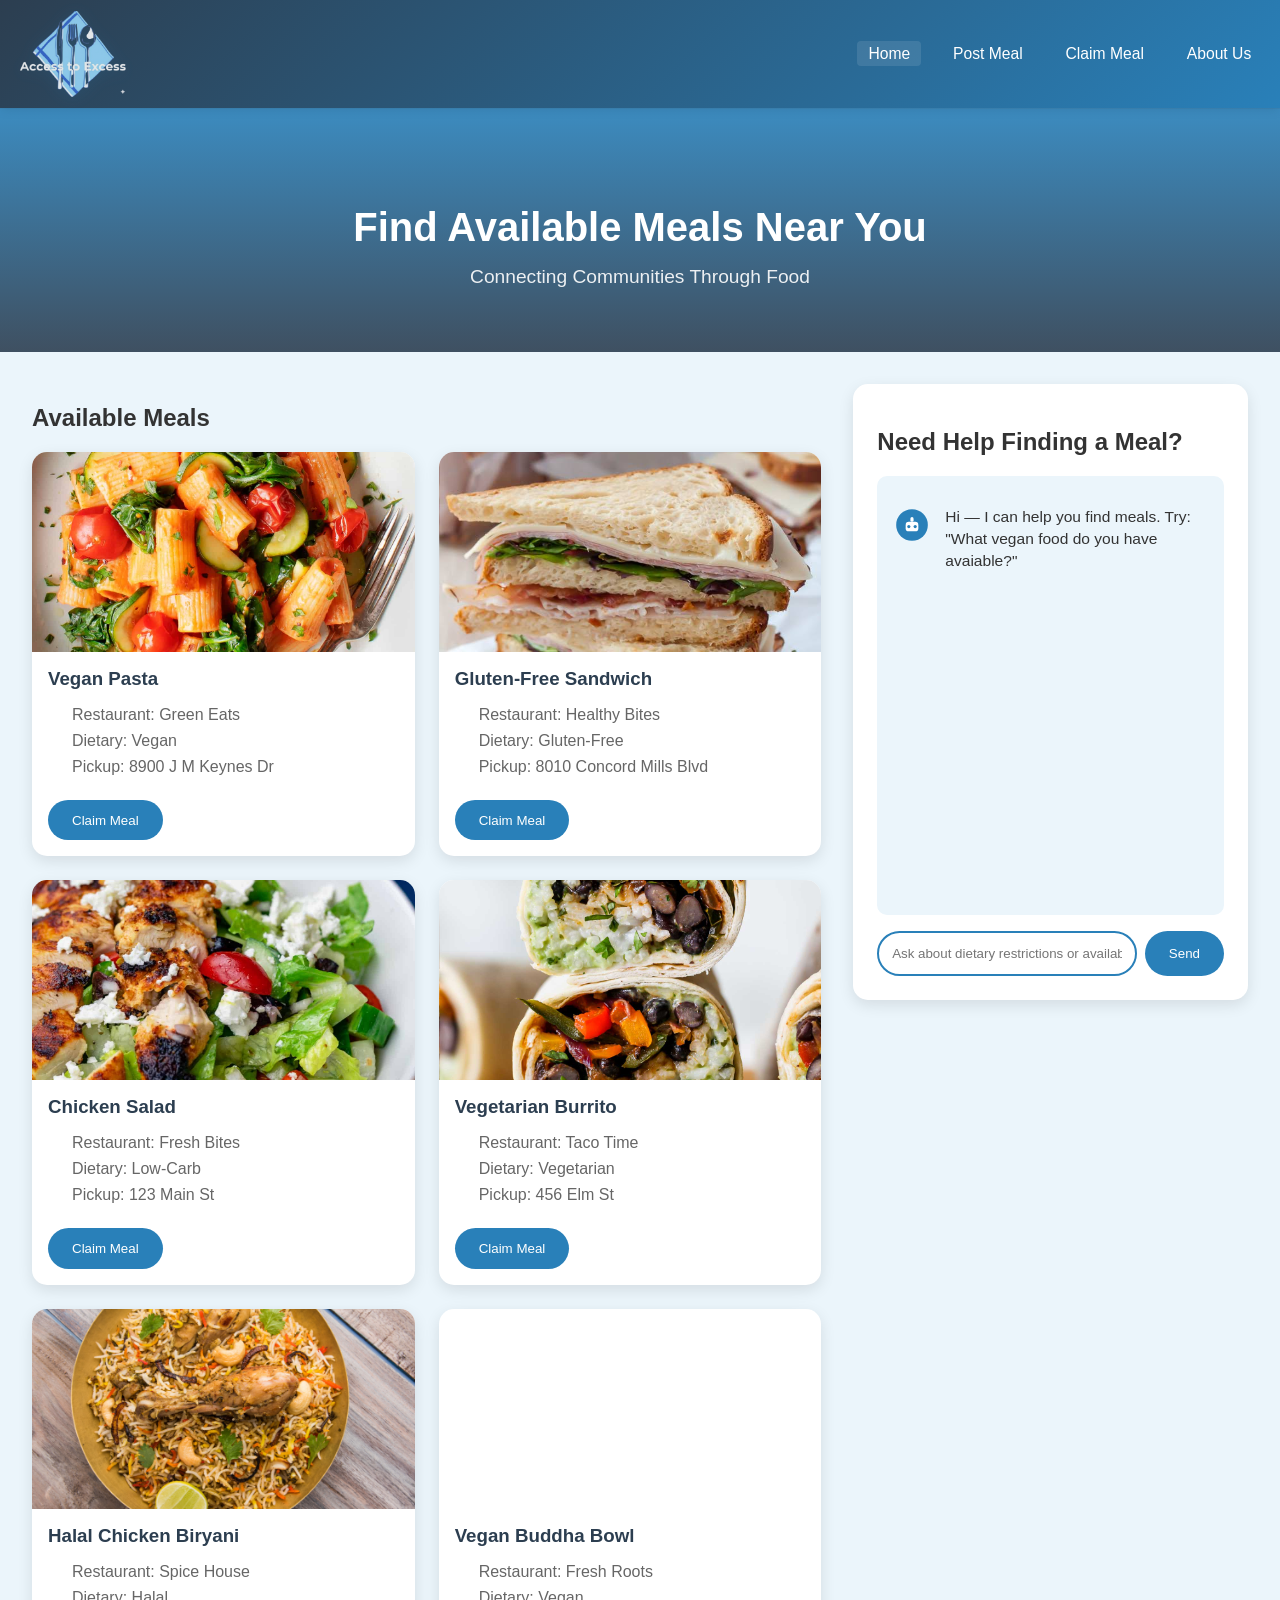
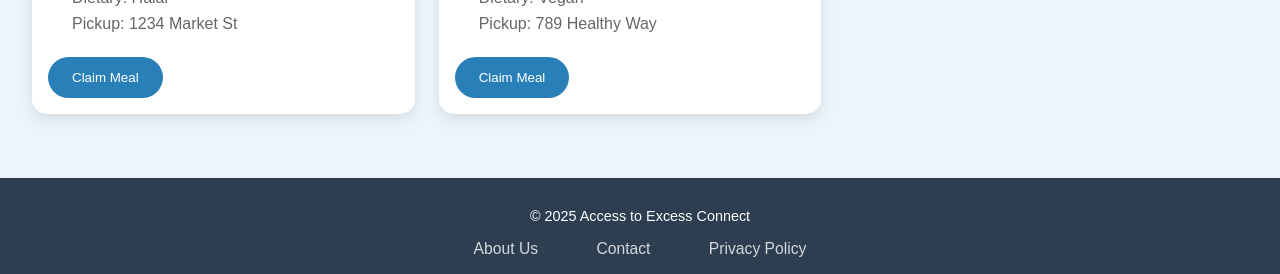
<file: AccessToExcess/index.html>
<!DOCTYPE html>
<html lang="en">

<head>
  <!-- <div class="logo-container">
    <img src="images/Access to Excess logo.png" alt="Access To Excess Logo" class="logo">
    <div class="logo-text">
       
    </div> -->
  <meta charset="UTF-8">
  <meta name="viewport" content="width=device-width, initial-scale=1.0">
  <title>Access to Excess - Home</title>
  <link rel="stylesheet" href="css/styles.css">
</head>

<body>
  <header>
    <div class="logo">
      <h1 style="margin:0;">
        <img src="images/Access to Excess logo.png" alt="Access To Excess Logo" class="logo-img" />
      </h1>

    </div>
    <nav>
      <a href="index.html" class="active">Home</a>
      <a href="post.html">Post Meal</a>
      <a href="claim.html">Claim Meal</a>
      <a href="about.html">About Us</a>
    </nav>
  </header>

  <div class="hero">
    <h2>Find Available Meals Near You</h2>
  <p>Connecting Communities Through Food</p>
  <!-- <small class="hero-desc-small">Discover and claim free meals while reducing food waste in your community</small> -->
  </div>

  <main>
    <div class="content-wrapper">
      <section class="meals-section">
        <h2>Available Meals</h2>
        <div class="meal-grid">
          <div class="meal-card" data-diet="vegan">
            <div class="meal-image" style="background-image:url('images/vegan-pasta.jpg')" title="Vegan Pasta"></div>
            <h3>Vegan Pasta</h3>
            <p><i class="icon restaurant"></i>Restaurant: Green Eats</p>
            <p><i class="icon dietary"></i>Dietary: Vegan</p>
            <p><i class="icon location"></i>Pickup: 8900 J M Keynes Dr</p>
            <button class="claim-btn">Claim Meal</button>
          </div>
          <div class="meal-card" data-diet="gluten-free">
            <div class="meal-image" style="background-image:url('images/gluten-free-sandwich.jpg')" title="Gluten-Free Sandwich"></div>
            <h3>Gluten-Free Sandwich</h3>
            <p><i class="icon restaurant"></i>Restaurant: Healthy Bites</p>
            <p><i class="icon dietary"></i>Dietary: Gluten-Free</p>
            <p><i class="icon location"></i>Pickup: 8010 Concord Mills Blvd</p>
            <button class="claim-btn">Claim Meal</button>
          </div>
          <div class="meal-card" data-diet="low-carb">
            <div class="meal-image" style="background-image:url('images/chicken-salad.jpg')" title="Chicken Salad"></div>
            <h3>Chicken Salad</h3>
            <p><i class="icon restaurant"></i>Restaurant: Fresh Bites</p>
            <p><i class="icon dietary"></i>Dietary: Low-Carb</p>
            <p><i class="icon location"></i>Pickup: 123 Main St</p>
            <button class="claim-btn">Claim Meal</button>
          </div>
          <div class="meal-card" data-diet="vegetarian">
            <div class="meal-image" style="background-image:url('images/vegan-burrito.jpg')"></div>
            <h3>Vegetarian Burrito</h3>
            <p><i class="icon restaurant"></i>Restaurant: Taco Time</p>
            <p><i class="icon dietary"></i>Dietary: Vegetarian</p>
            <p><i class="icon location"></i>Pickup: 456 Elm St</p>
            <button class="claim-btn">Claim Meal</button>
          </div>
          <div class="meal-card" data-diet="halal">
            <div class="meal-image" style="background-image:url('images/halal-chicken-biryani.png')"></div>
            <h3>Halal Chicken Biryani</h3>
            <p><i class="icon restaurant"></i>Restaurant: Spice House</p>
            <p><i class="icon dietary"></i>Dietary: Halal</p>
            <p><i class="icon location"></i>Pickup: 1234 Market St</p>
            <button class="claim-btn">Claim Meal</button>
          </div>
          <div class="meal-card" data-diet="vegan">
            <div class="meal-image" style="background-image:url('https://images.unsplash.com/photo-1512621776951-a57141f2eefd?auto=format&fit=crop&w=800&q=80')"></div>
            <h3>Vegan Buddha Bowl</h3>
            <p><i class="icon restaurant"></i>Restaurant: Fresh Roots</p>
            <p><i class="icon dietary"></i>Dietary: Vegan</p>
            <p><i class="icon location"></i>Pickup: 789 Healthy Way</p>
            <button class="claim-btn">Claim Meal</button>
          </div>
        </div>
      </section>

      <section class="chatbot-section">
        <h2>Need Help Finding a Meal?</h2>
        <div class="chatbot-container">
          <div id="textarea" class="chat-output"></div>
          <div class="chat-input">
            <input type="text" id="user-input" placeholder="Ask about dietary restrictions or available meals...">
            <button id="send-btn">Send</button>
          </div>
        </div>
      </section>
    </div>
  </main>

  <footer>
    <p>&copy; 2025 Access to Excess Connect</p>
    <nav class="footer-nav">
        <a href="about.html">About Us</a>
      <a href="#">Contact</a>
      <a href="#">Privacy Policy</a>
    </nav>
  </footer>
  <script src="js/ui-chatbot.js"></script>
</body>
</html>
</file>
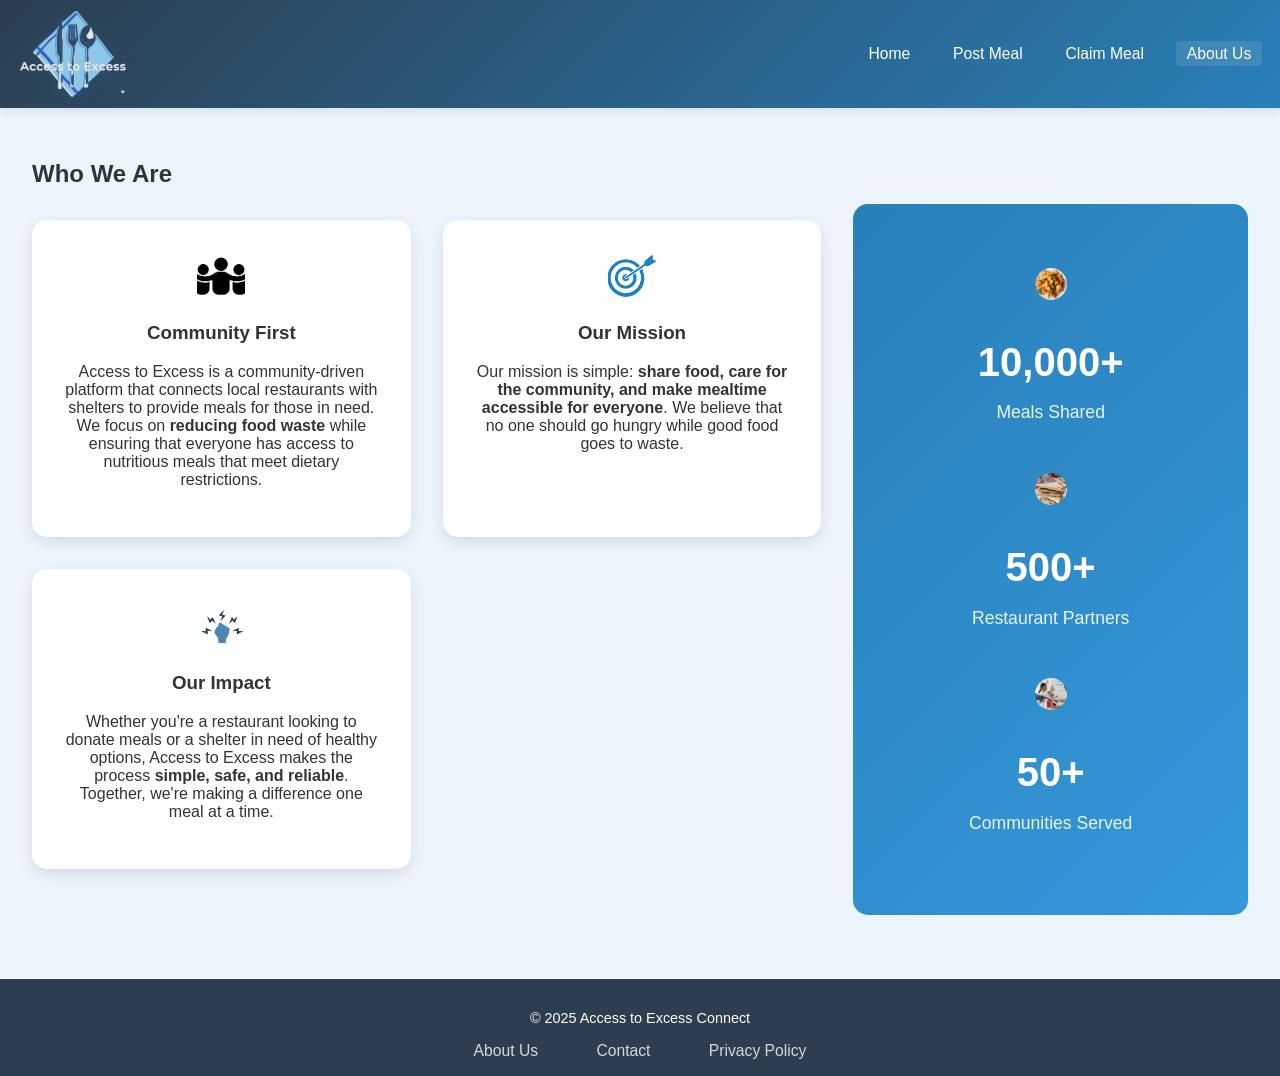
<file: AccessToExcess/about.html>
<!DOCTYPE html>
<html lang="en">
<head>
  <meta charset="UTF-8">
  <meta name="viewport" content="width=device-width, initial-scale=1.0">
  <title>About Us - Access to Excess</title>
  <link rel="stylesheet" href="css/styles.css">
</head>
<body>
  <header>
    <h1 style="margin:0;">
      <img src="images/Access to Excess logo.png" alt="Access To Excess Logo" class="logo-img" />
    </h1>
    <nav>
      <a href="index.html">Home</a>
      <a href="post.html">Post Meal</a>
      <a href="claim.html">Claim Meal</a>
      <a href="about.html" class="active">About Us</a>
    </nav>
  </header>

  <main class="about-content">
    <div class="content-wrapper">
      <section class="mission-section">
        <h2>Who We Are</h2>
        <div class="mission-grid">
          <div class="mission-card">
            <img src="images/community-first.png" alt="Community" style="width:48px;height:48px;border-radius:12px 12px 0 0;object-fit:cover;">
            <h3>Community First</h3>
            <p>Access to Excess is a community-driven platform that connects local restaurants with shelters to provide meals for those in need. We focus on <strong>reducing food waste</strong> while ensuring that everyone has access to nutritious meals that meet dietary restrictions.</p>
          </div>
          
          <div class="mission-card">
            <img src="images/mission.png" alt="Mission" style="width:48px;height:48px;border-radius:12px 12px 0 0;object-fit:cover;">
            <h3>Our Mission</h3>
            <p>Our mission is simple: <strong>share food, care for the community, and make mealtime accessible for everyone</strong>. We believe that no one should go hungry while good food goes to waste.</p>
          </div>

          <div class="mission-card">
            <img src="images/impact.png" alt="Impact" style="width:48px;height:48px;border-radius:12px 12px 0 0;object-fit:cover;">
            <h3>Our Impact</h3>
            <p>Whether you're a restaurant looking to donate meals or a shelter in need of healthy options, Access to Excess makes the process <strong>simple, safe, and reliable</strong>. Together, we're making a difference one meal at a time.</p>
          </div>
        </div>
      </section>

      <section class="stats-section">
        <div class="stats-grid">
          <div class="stat-card">
            <img src="images/vegan-pasta.jpg" alt="Meals Shared" style="width:32px;height:32px;border-radius:50%;object-fit:cover;display:block;margin:0 auto 0.5rem;">
            <h3>10,000+</h3>
            <p>Meals Shared</p>
          </div>
          <div class="stat-card">
            <img src="images/gluten-free-sandwich.jpg" alt="Restaurant Partners" style="width:32px;height:32px;border-radius:50%;object-fit:cover;display:block;margin:0 auto 0.5rem;">
            <h3>500+</h3>
            <p>Restaurant Partners</p>
          </div>
          <div class="stat-card">
            <img src="images/community-served.jpg" alt="Communities Served" style="width:32px;height:32px;border-radius:50%;object-fit:cover;display:block;margin:0 auto 0.5rem;">
            <h3>50+</h3>
            <p>Communities Served</p>
          </div>
        </div>
      </section>
    </div>
  </main>

  <footer>
    <p>&copy; 2025 Access to Excess Connect</p>
    <nav class="footer-nav">
      <a href="about.html">About Us</a>
      <a href="#">Contact</a>
      <a href="#">Privacy Policy</a>
    </nav>
  </footer>
</body>
</html>
</file>
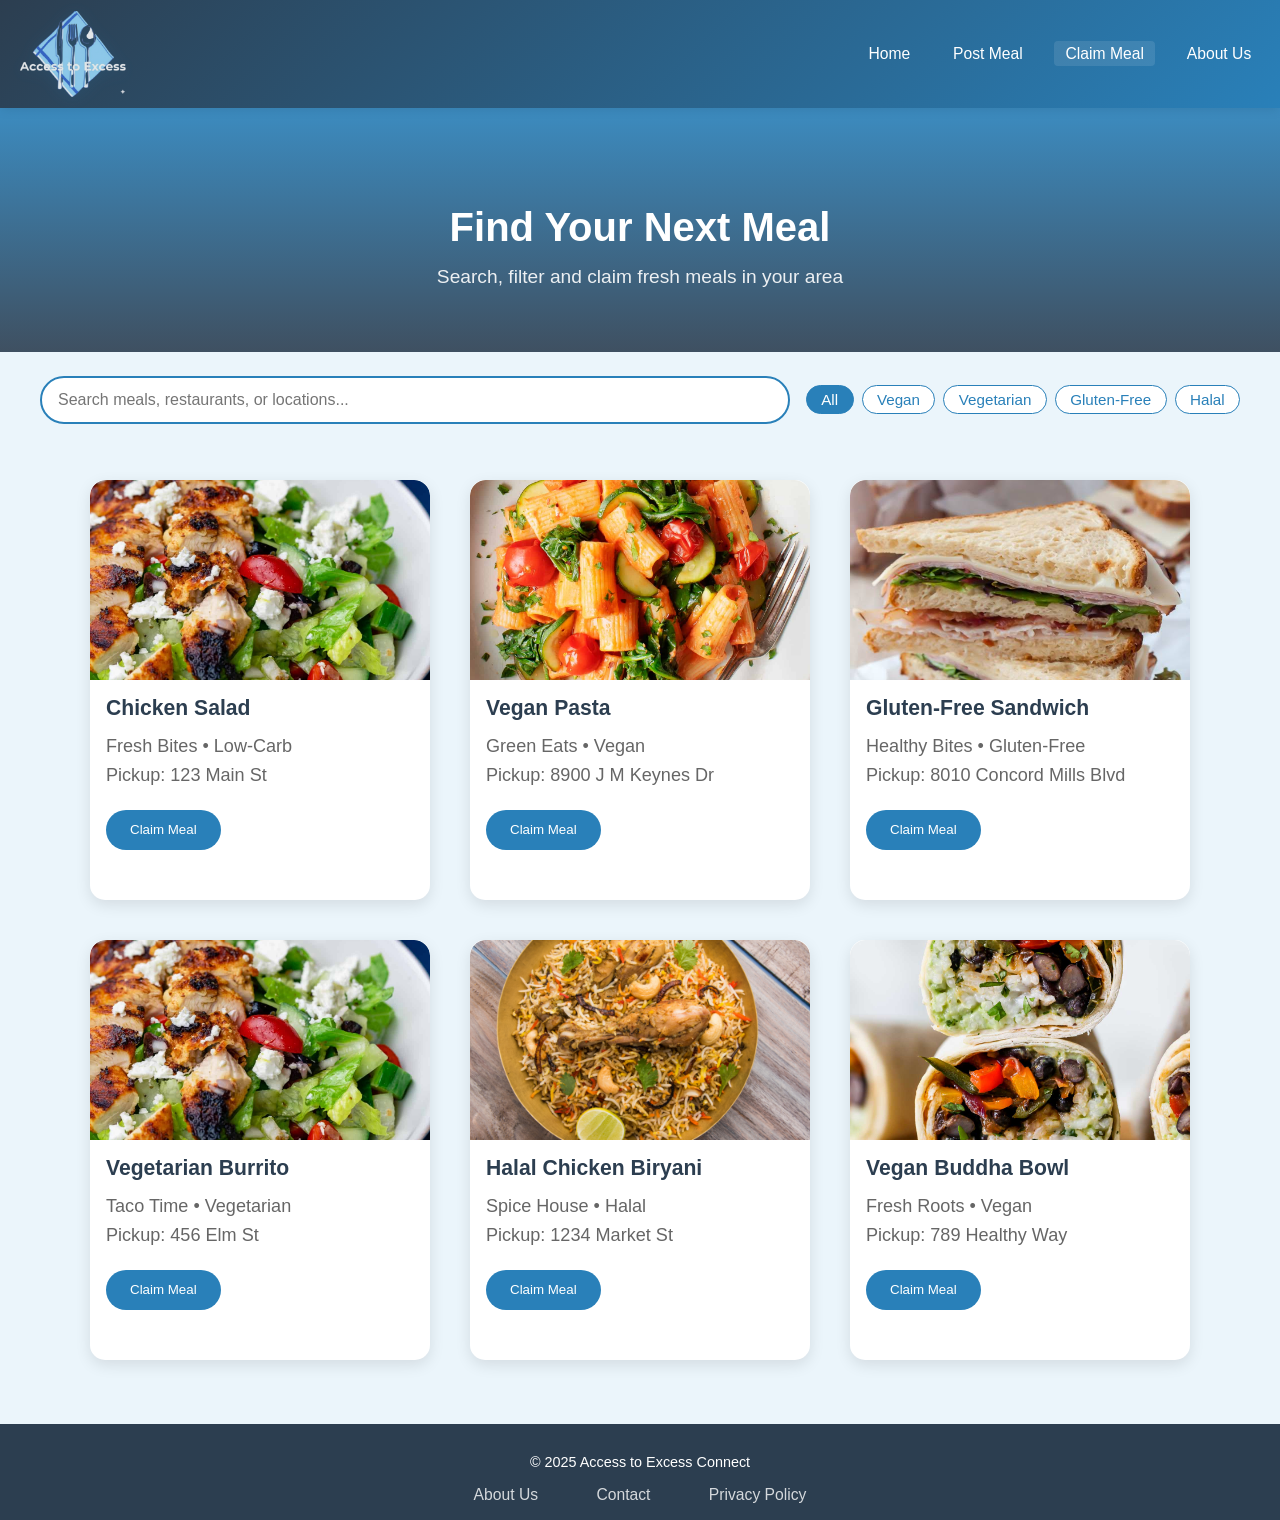
<file: AccessToExcess/claim.html>
<!DOCTYPE html>
<html lang="en">
<head>
  <meta charset="UTF-8">
  <meta name="viewport" content="width=device-width, initial-scale=1.0">
  <title>Claim Meal - Access to Excess</title>
  <link rel="stylesheet" href="css/styles.css">
  <style>
    .content-wrapper.claim-content {
      display: flex;
      flex-direction: column;
      align-items: center;
      justify-content: center;
    }
    .meal-grid {
      display: grid;
      grid-template-columns: repeat(3, minmax(340px, 1fr));
      gap: 2.5rem;
      justify-content: center;
    }
    .meal-card {
      min-width: 320px;
      max-width: 420px;
      min-height: 420px;
      font-size: 1.13rem;
    }
    .meal-image {
      min-height: 180px;
      background-size: cover;
      background-position: center;
      border-radius: 16px 16px 0 0;
    }
    /* Claim page specific styles */
    .top-controls { max-width: 1200px; margin: 1.5rem auto; padding: 0 1rem; }
    .controls { display:flex; gap:1rem; align-items:center; }
    .search-hero { flex:1; }
    .diet-filters {
      display: flex;
      gap: 0.5rem;
    }
    .diet-btn {
      padding: 0.3rem 0.9rem;
      font-size: 0.95rem;
      border: 1px solid #2980b9;
      background: #fff;
      color: #2980b9;
      border-radius: 16px;
      cursor: pointer;
      transition: background 0.2s, color 0.2s;
      outline: none;
    }
    .diet-btn.active, .diet-btn:focus {
      background: #2980b9;
      color: #fff;
    }
    @media (max-width:768px){ .controls{flex-direction:column; align-items:stretch;} }
  </style>
</head>
<body>
  <header>
    <div class="logo">
      <h1 style="margin:0;">
        <img src="images/Access to Excess logo.png" alt="Access To Excess Logo" class="logo-img" />
      </h1>
    </div>
    <nav>
      <a href="index.html">Home</a>
      <a href="post.html">Post Meal</a>
      <a href="claim.html" class="active">Claim Meal</a>
      <a href="about.html">About Us</a>
    </nav>
  </header>

  <div class="hero claim-hero">
    <h2>Find Your Next Meal</h2>
    <p>Search, filter and claim fresh meals in your area</p>
  </div>

  <main>
    <div class="top-controls">
      <div class="controls">
        <div class="search-hero">
          <input id="search-input" class="search-input" type="search" placeholder="Search meals, restaurants, or locations..." autofocus>
        </div>
        <div class="diet-filters" id="diet-filters">
          <button type="button" class="diet-btn active" data-diet="all">All</button>
          <button type="button" class="diet-btn" data-diet="vegan">Vegan</button>
          <button type="button" class="diet-btn" data-diet="vegetarian">Vegetarian</button>
          <button type="button" class="diet-btn" data-diet="gluten-free">Gluten-Free</button>
          <button type="button" class="diet-btn" data-diet="halal">Halal</button>
        </div>
      </div>
    </div>

    <div class="content-wrapper claim-content">
      <div class="meal-grid" id="meal-grid">
        <div class="meal-card" data-diet="low-carb">
          <div class="meal-image" style="background-image:url('images/chicken-salad.jpg')" title="Chicken Salad"></div>
          <h3>Chicken Salad</h3>
          <p class="muted">Fresh Bites • Low-Carb</p>
          <p class="muted">Pickup: 123 Main St</p>
          <div class="meal-actions"><button class="claim-btn">Claim Meal</button></div>
        </div>
        <!-- static demo cards - dynamic posts will be appended below -->
        <div class="meal-card" data-diet="vegan">
          <div class="meal-image" style="background-image:url('images/vegan-pasta.jpg')" title="Vegan Pasta"></div>
          <h3>Vegan Pasta</h3>
          <p class="muted">Green Eats • Vegan</p>
          <p class="muted">Pickup: 8900 J M Keynes Dr</p>
          <div class="meal-actions"><button class="claim-btn">Claim Meal</button></div>
        </div>

        <div class="meal-card" data-diet="gluten-free">
         <div class="meal-image" style="background-image:url('images/gluten-free-sandwich.jpg')" title="Gluten-Free Sandwich"></div>
          <h3>Gluten-Free Sandwich</h3>
          <p class="muted">Healthy Bites • Gluten-Free</p>
          <p class="muted">Pickup: 8010 Concord Mills Blvd</p>
          <div class="meal-actions"><button class="claim-btn">Claim Meal</button></div>
        </div>

        <div class="meal-card" data-diet="vegetarian">
          <div class="meal-image" style="background-image:url('images/chicken-salad.jpg')" title="Chicken Salad"></div>
          <h3>Vegetarian Burrito</h3>
          <p class="muted">Taco Time • Vegetarian</p>
          <p class="muted">Pickup: 456 Elm St</p>
          <div class="meal-actions"><button class="claim-btn">Claim Meal</button></div>
        </div>

        <div class="meal-card" data-diet="halal">
         <div class="meal-image" style="background-image:url('images/halal-chicken-biryani.png')"></div>
          <h3>Halal Chicken Biryani</h3>
          <p class="muted">Spice House • Halal</p>
          <p class="muted">Pickup: 1234 Market St</p>
          <div class="meal-actions"><button class="claim-btn">Claim Meal</button></div>
        </div>

        <div class="meal-card" data-diet="vegan">
          <div class="meal-image" style="background-image:url('images/vegan-burrito.jpg')" title="Vegan Buddha Bowl"></div>
          <h3>Vegan Buddha Bowl</h3>
          <p class="muted">Fresh Roots • Vegan</p>
          <p class="muted">Pickup: 789 Healthy Way</p>
          <div class="meal-actions"><button class="claim-btn">Claim Meal</button></div>
        </div>
      </div>
    </div>
  </main>

  <footer>
    <p>&copy; 2025 Access to Excess Connect</p>
    <nav class="footer-nav">
      <a href="about.html">About Us</a>
      <a href="#">Contact</a>
      <a href="#">Privacy Policy</a>
    </nav>
  </footer>

  <script>
    // Load saved meals from localStorage and render as cards
    function loadSavedMeals(){
      const stored = localStorage.getItem('ate_meals');
      if(!stored) return;
      try{
        const arr = JSON.parse(stored);
        const grid = document.getElementById('meal-grid');
        arr.forEach(m => {
          const card = document.createElement('div');
          card.className = 'meal-card';
          card.dataset.diet = m.diet || '';
          card.innerHTML = `\n            <div class="meal-image" style="background-image:url('${m.image || 'https://source.unsplash.com/800x600/?meal'}')"></div>\n            <h3>${m.name}</h3>\n            <p class="muted">${m.restaurant ? m.restaurant + ' • ' : ''}${m.diet || ''}</p>\n            <p class="muted">Pickup: ${m.location || ''}</p>\n            <div class="meal-actions"><button class="claim-btn">Claim Meal</button></div>`;
          grid.appendChild(card);
        });
      }catch(e){ console.error('Failed to load stored meals', e); }
    }

    // Diet Filter Buttons + Search
    document.addEventListener('DOMContentLoaded', function(){
      const dietBtns = Array.from(document.querySelectorAll('.diet-btn'));
      const searchInput = document.getElementById('search-input');

      function applyFilters(){
        const q = (searchInput.value||'').toLowerCase().trim();
        const active = dietBtns.find(t=>t.classList.contains('active'))?.dataset.diet || 'all';
        document.querySelectorAll('.meal-card').forEach(card=>{
          const title = (card.querySelector('h3')?.innerText||'').toLowerCase();
          const meta = (card.querySelector('.muted')?.innerText||'').toLowerCase();
          const diet = (card.dataset.diet||'').toLowerCase();
          const matchesQuery = q === '' || title.includes(q) || meta.includes(q);
          const matchesDiet = active === 'all' || diet === active || meta.includes(active);
          card.style.display = (matchesQuery && matchesDiet) ? '' : 'none';
        });
      }

      dietBtns.forEach(btn=> btn.addEventListener('click', ()=>{
        dietBtns.forEach(x=>x.classList.remove('active'));
        btn.classList.add('active');
        applyFilters();
      }));
      searchInput.addEventListener('input', applyFilters);

      loadSavedMeals();
    });
  </script>
</body>
</html>
</file>
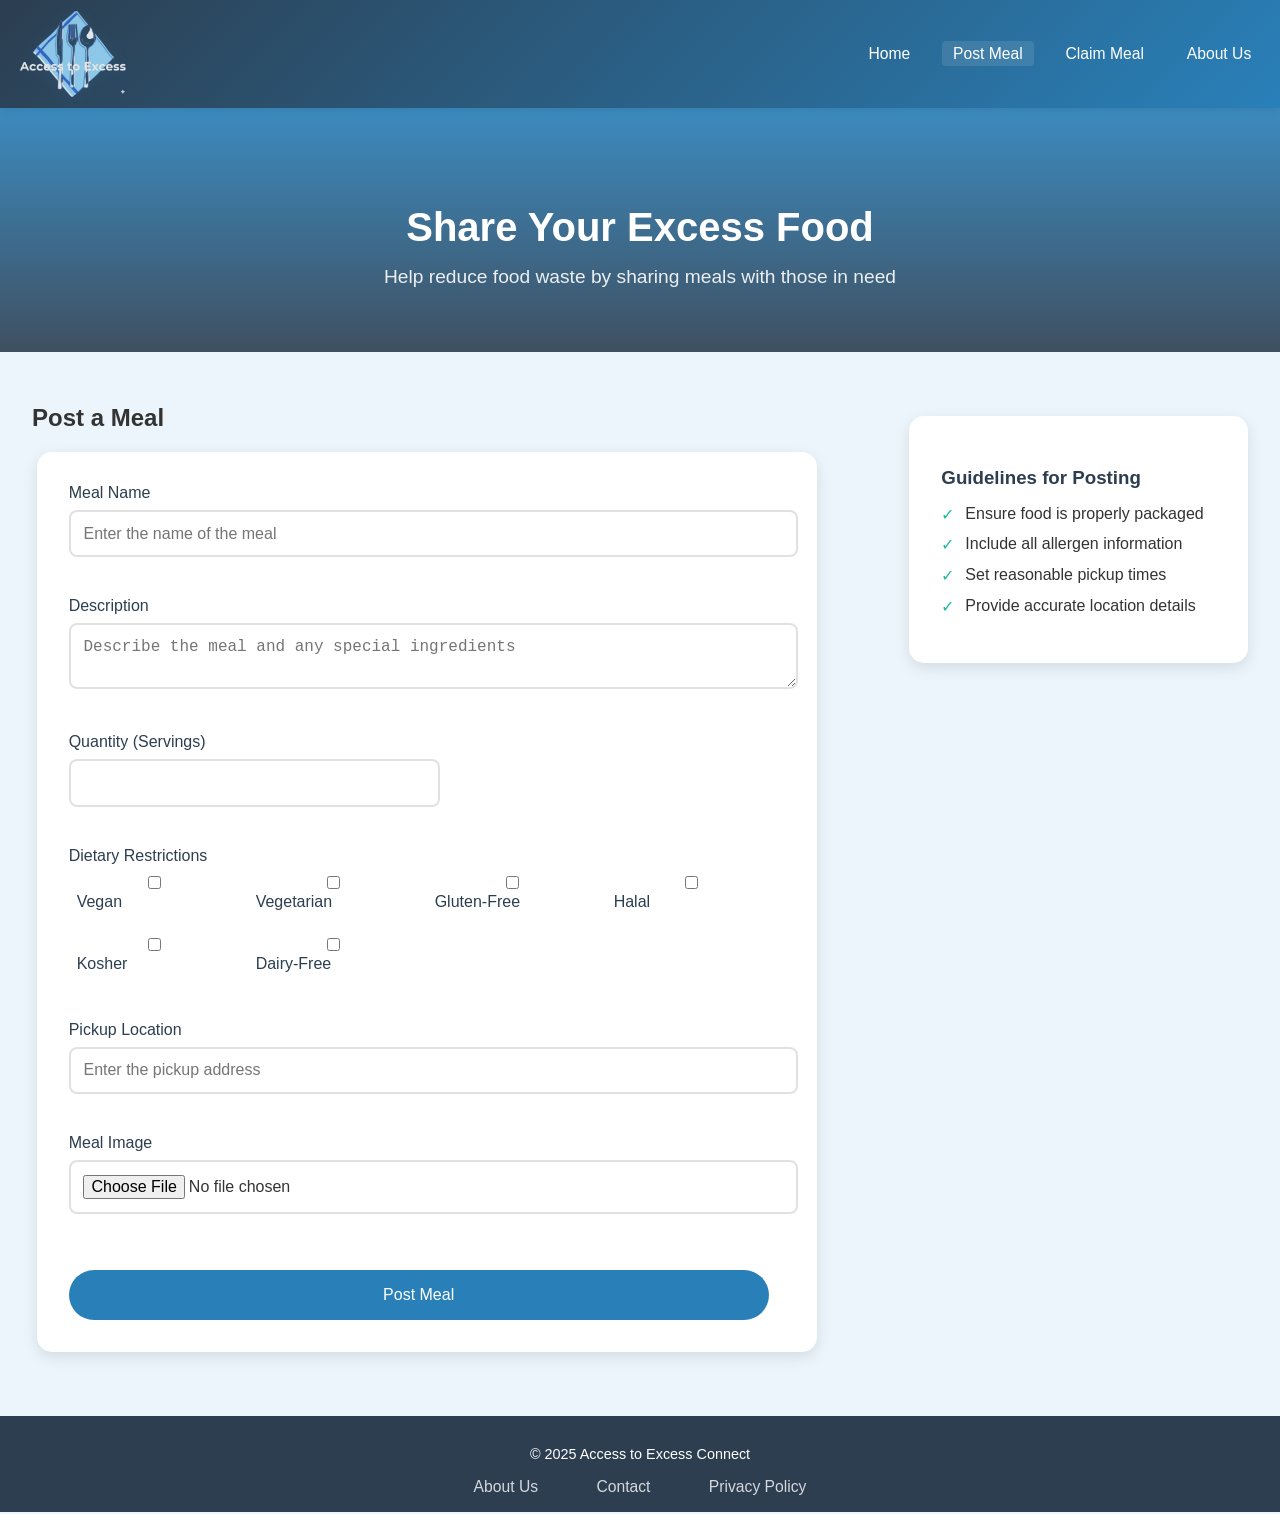
<file: AccessToExcess/post.html>
<!DOCTYPE html>
<html lang="en">
<head>
  <meta charset="UTF-8">
  <meta name="viewport" content="width=device-width, initial-scale=1.0">
  <title>Post Meal - Access to Excess</title>
  <link rel="stylesheet" href="css/styles.css">
</head>
<body>
  <header>
    <div class="logo">
      <h1 style="margin:0;">
        <img src="images/Access to Excess logo.png" alt="Access To Excess Logo" class="logo-img" />
      </h1>
    </div>
    <nav>
      <a href="index.html">Home</a>
      <a href="post.html" class="active">Post Meal</a>
      <a href="claim.html">Claim Meal</a>
      <a href="about.html">About Us</a>
    </nav>
  </header>

  <div class="hero post-hero">
    <h2>Share Your Excess Food</h2>
    <p>Help reduce food waste by sharing meals with those in need</p>
  </div>

  <main>
    <div class="content-wrapper post-content">
      <section class="form-section">
        <h2>Post a Meal</h2>
        <form class="meal-form">
          <div class="form-group">
            <label for="meal-name">Meal Name</label>
            <input type="text" id="meal-name" name="meal-name" required placeholder="Enter the name of the meal">
          </div>

          <div class="form-group">
            <label for="description">Description</label>
            <textarea id="description" name="description" required placeholder="Describe the meal and any special ingredients"></textarea>
          </div>

          <div class="form-grid">
            <div class="form-group">
              <label for="quantity">Quantity (Servings)</label>
              <input type="number" id="quantity" name="quantity" required min="1">
            </div>

            <!-- <div class="form-group">
              <label for="pickup-time">Pickup Time</label>
              <input type="time" id="pickup-time" name="pickup-time" required>
            </div> -->
          </div>

          <div class="form-group">
            <label>Dietary Restrictions</label>
            <div class="checkbox-grid">
              <label class="checkbox-label">
                <input type="checkbox" name="diet" value="Vegan">
                <span class="checkbox-text">Vegan</span>
              </label>
              <label class="checkbox-label">
                <input type="checkbox" name="diet" value="Vegetarian">
                <span class="checkbox-text">Vegetarian</span>
              </label>
              <label class="checkbox-label">
                <input type="checkbox" name="diet" value="Gluten-Free">
                <span class="checkbox-text">Gluten-Free</span>
              </label>
              <label class="checkbox-label">
                <input type="checkbox" name="diet" value="Halal">
                <span class="checkbox-text">Halal</span>
              </label>
              <label class="checkbox-label">
                <input type="checkbox" name="diet" value="Kosher">
                <span class="checkbox-text">Kosher</span>
              </label>
              <label class="checkbox-label">
                <input type="checkbox" name="diet" value="Dairy-Free">
                <span class="checkbox-text">Dairy-Free</span>
              </label>
            </div>
          </div>

          <div class="form-group">
            <label for="location">Pickup Location</label>
            <input type="text" id="location" name="location" required placeholder="Enter the pickup address">
          </div>

          <div class="form-group">
            <label for="meal-image">Meal Image</label>
            <input type="file" id="meal-image" name="meal-image" accept="image/*">
          </div>

          <button type="submit" class="submit-btn">Post Meal</button>
        </form>
      </section>

      <aside class="info-section">
        <div class="info-card">
          <h3>Guidelines for Posting</h3>
          <ul>
            <li>Ensure food is properly packaged</li>
            <li>Include all allergen information</li>
            <li>Set reasonable pickup times</li>
            <li>Provide accurate location details</li>
          </ul>
        </div>
      </aside>
    </div>
  </main>

  <footer>
    <p>&copy; 2025 Access to Excess Connect</p>
    <nav class="footer-nav">
      <a href="about.html">About Us</a>
      <a href="#">Contact</a>
      <a href="#">Privacy Policy</a>
    </nav>
  </footer>
</body>
</html>
</file>
<file: AccessToExcess/css/styles.css>
/* Move guidelines info-section more right on post page */
.info-section {
  margin-left: 3.5rem;
}
/* Move guidelines info-section more right on post page */
.info-section {
  margin-left: 3.5rem;
}
/* Smaller hero description */
.hero-desc-small {
  font-size: 0.93rem;
  opacity: 0.85;
  margin-top: 0.2em;
}

/* Color Variables */
:root {
  --primary-blue: #2980b9;
  --secondary-blue: #3498db;
  --dark-blue: #2c3e50;
  --light-blue: #ebf5fb;
  --accent-blue: #1abc9c;
}

/* General Styles */
body {
  font-family: 'Segoe UI', Arial, sans-serif;
  margin: 0;
  padding: 0;
  background-color: var(--light-blue);
  color: #333;
}

header {
  background: linear-gradient(135deg, var(--dark-blue), var(--primary-blue));
  color: white;
  padding: 0.7rem 1.1rem;
  display: flex;
  justify-content: space-between;
  align-items: center;
  position: sticky;
  top: 0;
  z-index: 1000;
  box-shadow: 0 2px 10px rgba(0,0,0,0.1);

.logo-container {
  display: flex;
  align-items: center;
  gap: 10px; /* space between logo and text */
}
.logo-img {
  width: 110px;
  height: auto;
  margin-right: 18px;
  vertical-align: middle;
  opacity: 0.88;
  filter: drop-shadow(0 2px 8px rgba(41,128,185,0.18));
  transition: opacity 0.3s;
}
.logo-img:hover {
  opacity: 1;
}
  
}

.logo h1 {
  margin: 0;
  font-size: 2rem;
  background: linear-gradient(90deg, #fff, var(--accent-blue));
  -webkit-background-clip: text;
  -webkit-text-fill-color: transparent;
}

.tagline {
  margin: 0.5rem 0 0;
  font-size: 0.9rem;
  opacity: 0.9;
}

nav a {
  color: white;
  margin-left: 1rem;
  text-decoration: none;
  padding: 0.25rem 0.7rem;
  border-radius: 4px;
  font-size: 0.98rem;
  transition: all 0.3s ease;
}

nav a:hover, nav a.active {
  background-color: rgba(255,255,255,0.1);
  transform: translateY(-2px);
}

/* Content Layout */
.content-wrapper {
  display: grid;
  grid-template-columns: 2fr 1fr;
  gap: 2rem;
  padding: 2rem;
  max-width: 1400px;
  margin: 0 auto;
}

/* Hero Section */
.hero {
  background: linear-gradient(rgba(41, 128, 185, 0.9), rgba(44, 62, 80, 0.9)), url('https://source.unsplash.com/1600x900/?food');
  background-size: cover;
  background-position: center;
  color: white;
  padding: 4rem 2rem;
  text-align: center;
}

.hero h2 {
  font-size: 2.5rem;
  margin-bottom: 1rem;
}

.hero p {
  font-size: 1.2rem;
  max-width: 600px;
  margin: 0 auto;
  opacity: 0.9;
}

/* Meal Grid */
.meal-grid {
  display: grid;
  grid-template-columns: repeat(auto-fit, minmax(280px, 1fr));
  gap: 1.5rem;
}

.meal-card {
  background-color: white;
  border-radius: 15px;
  overflow: hidden;
  box-shadow: 0 5px 15px rgba(0,0,0,0.1);
  transition: transform 0.3s ease, box-shadow 0.3s ease;
}

.meal-card:hover {
  transform: translateY(-5px);
  box-shadow: 0 8px 25px rgba(0,0,0,0.15);
}

.meal-image {
  height: 200px;
  background-size: cover;
  background-position: center;
}

.meal-image.vegan-pasta { background-image: url('https://source.unsplash.com/800x600/?pasta,vegan'); }
.meal-image.gluten-free { background-image: url('https://source.unsplash.com/800x600/?sandwich'); }
.meal-image.chicken-salad { background-image: url('https://source.unsplash.com/800x600/?salad,chicken'); }
.meal-image.veggie-burrito { background-image: url('https://source.unsplash.com/800x600/?burrito'); }

.meal-card h3 {
  margin: 1rem;
  color: var(--dark-blue);
}

.meal-card p {
  margin: 0.5rem 1rem;
  color: #666;
}

.icon {
  display: inline-block;
  width: 16px;
  height: 16px;
  margin-right: 8px;
  vertical-align: middle;
}

.claim-btn {
  background-color: var(--primary-blue);
  color: white;
  border: none;
  padding: 0.8rem 1.5rem;
  margin: 1rem;
  border-radius: 25px;
  cursor: pointer;
  transition: all 0.3s ease;
}

.claim-btn:hover {
  background-color: var(--secondary-blue);
  transform: scale(1.05);
}

/* Hero Variations */
.post-hero {
  background: linear-gradient(rgba(41, 128, 185, 0.9), rgba(44, 62, 80, 0.9)), url('https://source.unsplash.com/1600x900/?restaurant-kitchen');
}

.claim-hero {
  background: linear-gradient(rgba(41, 128, 185, 0.9), rgba(44, 62, 80, 0.9)), url('https://source.unsplash.com/1600x900/?healthy-food');
}

.about-hero {
  background: linear-gradient(rgba(41, 128, 185, 0.9), rgba(44, 62, 80, 0.9)), url('https://source.unsplash.com/1600x900/?community-food');
}

/* Form Styles */
.meal-form {
  background: white;
  padding: 2rem 3rem 2rem 2rem;
  border-radius: 15px;
  box-shadow: 0 5px 15px rgba(0,0,0,0.1);
  max-width: 700px;
  width: 100%;
  margin: 0 auto;
}

.form-group {
  margin-bottom: 1.5rem;
}

.form-group label {
  display: block;
  margin-bottom: 0.5rem;
  color: var(--dark-blue);
  font-weight: 500;
}

.form-group input,
.form-group textarea {
  width: 100%;
  padding: 0.8rem;
  border: 2px solid #e1e1e1;
  border-radius: 8px;
  font-size: 1rem;
  transition: border-color 0.3s ease;
}

.form-group input:focus,
.form-group textarea:focus {
  border-color: var(--primary-blue);
  outline: none;
}

.form-grid {
  display: grid;
  grid-template-columns: 1fr 1fr;
  gap: 1rem;
}

.checkbox-grid {
  display: grid;
  grid-template-columns: repeat(auto-fit, minmax(150px, 1fr));
  gap: 1rem;
  margin-top: 0.5rem;
}

.checkbox-label {
  display: flex;
  align-items: center;
  cursor: pointer;
}

.checkbox-text {
  margin-left: 0.5rem;
}

.submit-btn {
  background: var(--primary-blue);
  color: white;
  border: none;
  padding: 1rem 2rem;
  border-radius: 25px;
  cursor: pointer;
  font-size: 1rem;
  transition: all 0.3s ease;
  width: 100%;
  margin-top: 1rem;
}

.submit-btn:hover {
  background: var(--secondary-blue);
  transform: translateY(-2px);
}

/* Info Card */
.info-card {
  background: white;
  padding: 2rem;
  border-radius: 15px;
  box-shadow: 0 5px 15px rgba(0,0,0,0.1);
  margin-top: 2rem;
}

.info-card h3 {
  color: var(--dark-blue);
  margin-bottom: 1rem;
}

.info-card ul {
  list-style: none;
  padding: 0;
}

.info-card li {
  margin-bottom: 0.8rem;
  padding-left: 1.5rem;
  position: relative;
}

.info-card li:before {
  content: "✓";
  position: absolute;
  left: 0;
  color: var(--accent-blue);
}

/* Filter Styles */
.filters-section {
  margin-bottom: 2rem;
  display: flex;
  gap: 1rem;
  align-items: center;
  flex-wrap: wrap;
}

.search-bar {
  flex-grow: 1;
}

.search-input {
  width: 100%;
  padding: 0.8rem 1rem;
  border: 2px solid #e1e1e1;
  border-radius: 25px;
  font-size: 1rem;
  transition: all 0.3s ease;
}

.search-input:focus {
  border-color: var(--primary-blue);
  outline: none;
}

.filter-select {
  padding: 0.8rem 2rem 0.8rem 1rem;
  border: 2px solid #e1e1e1;
  border-radius: 25px;
  font-size: 1rem;
  background-color: white;
  cursor: pointer;
  transition: all 0.3s ease;
}

.filter-select:focus {
  border-color: var(--primary-blue);
  outline: none;
}

/* Mission Section */
.mission-grid {
  display: grid;
  grid-template-columns: repeat(auto-fit, minmax(300px, 1fr));
  gap: 2rem;
  margin: 2rem 0;
}

.mission-card {
  background: white;
  padding: 2rem;
  border-radius: 15px;
  box-shadow: 0 5px 15px rgba(0,0,0,0.1);
  text-align: center;
}

.mission-icon {
  width: 80px;
  height: 80px;
  margin: 0 auto 1.5rem;
  background-size: cover;
  background-position: center;
  border-radius: 50%;
}

.mission-icon.community { background-image: url('https://source.unsplash.com/80x80/?community'); }
.mission-icon.mission { background-image: url('https://source.unsplash.com/80x80/?sharing-food'); }
.mission-icon.impact { background-image: url('https://source.unsplash.com/80x80/?helping-hands'); }

/* Stats Section */
.stats-section {
  margin-top: 4rem;
  padding: 4rem 0;
  background: linear-gradient(135deg, var(--primary-blue), var(--secondary-blue));
  border-radius: 15px;
  color: white;
}

.stats-grid {
  display: grid;
  grid-template-columns: repeat(auto-fit, minmax(200px, 1fr));
  gap: 2rem;
  text-align: center;
}

.stat-card h3 {
  font-size: 2.5rem;
  margin-bottom: 0.5rem;
}

.stat-card p {
  font-size: 1.1rem;
  opacity: 0.9;
}

/* Chatbot Section */
.chatbot-section {
  background: white;
  border-radius: 15px;
  padding: 1.5rem;
  box-shadow: 0 5px 15px rgba(0,0,0,0.1);
  height: fit-content;
  position: sticky;
  top: 100px;
}

.chatbot-container {
  display: flex;
  flex-direction: column;
  height: 500px;
}

.chat-output {
  flex-grow: 1;
  background: var(--light-blue);
  border-radius: 10px;
  padding: 1rem;
  margin-bottom: 1rem;
  overflow-y: auto;
  font-size: 0.9rem;
  line-height: 1.4;
  white-space: pre-wrap;
  font-family: 'Segoe UI', Arial, sans-serif;
}

.chat-output strong {
  color: var(--primary-blue);
}

/* Custom scrollbar for chat output */
.chat-output::-webkit-scrollbar {
  width: 8px;
}

.chat-output::-webkit-scrollbar-track {
  background: #f1f1f1;
  border-radius: 4px;
}

.chat-output::-webkit-scrollbar-thumb {
  background: var(--primary-blue);
  border-radius: 4px;
}

.chat-output::-webkit-scrollbar-thumb:hover {
  background: var(--secondary-blue);
}

.chat-input {
  display: flex;
  gap: 0.5rem;
}

.chat-input input {
  flex-grow: 1;
  padding: 0.8rem;
  border: 2px solid var(--primary-blue);
  border-radius: 25px;
  outline: none;
}

.chat-input button {
  background-color: var(--primary-blue);
  color: white;
  border: none;
  padding: 0.8rem 1.5rem;
  border-radius: 25px;
  cursor: pointer;
  transition: all 0.3s ease;
}

.chat-input button:hover {
  background-color: var(--secondary-blue);
}

/* Footer */
footer {
  background-color: var(--dark-blue);
  color: white;
  padding: 2rem;
  text-align: center;
}

.footer-nav {
  margin-top: 1rem;
}

.footer-nav a {
  color: white;
  text-decoration: none;
  margin: 0 1rem;
  opacity: 0.8;
  transition: opacity 0.3s ease;
}

.footer-nav a:hover {
  opacity: 1;
}

/* Responsive Design */
@media (max-width: 1024px) {
  .content-wrapper {
    grid-template-columns: 1fr;
  }
  
  .chatbot-section {
    position: static;
  }
}

@media (max-width: 768px) {
  header {
    flex-direction: column;
    text-align: center;
    padding: 1rem;
  }
  
  nav {
    margin-top: 1rem;
  }
  
  nav a {
    margin: 0.5rem;
  }
  
  .hero h2 {
    font-size: 2rem;
  }
  
  .content-wrapper {
    padding: 1rem;
  }
}
  cursor: pointer;
  transition: all 0.3s ease;
}

.meal-card button:hover {
  opacity: 0.9;
}

/* Forms */
form {
  display: flex;
  flex-direction: column;
  gap: 1rem;
  max-width: 700px;
  margin: 2rem auto;
  background-color: rgba(186, 184, 209, 0.69);
  padding: 2rem 3rem 2rem 2rem;
  border-radius: 10px;
  box-shadow: 0 0 15px rgba(0,0,0,0.1);
}

form input, form textarea, form select {
  padding: 0.5rem;
  border-radius: 5px;
  border: 1px solid #ccc;
}

form button {
  background: linear-gradient(90deg, #ff4b2b, #ff416c);
  color: white;
  padding: 0.7rem;
  border: none;
  border-radius: 5px;
  cursor: pointer;
}

form button:hover {
  opacity: 0.9;
}

/* Footer */
footer {
  background-color: #2c3e50;
  color: white;
  text-align: center;
  padding: 1rem;
  margin-top: 2rem;
  font-size: 0.9rem;
}

/* About Section */
.about {
  max-width: 800px;
  margin: 2rem auto;
  padding: 1rem;
}

.about h2 {
  text-align: center;
  margin-bottom: 1rem;
}






/* body {
  font-family: Arial, sans-serif;
  margin: 0;
  padding: 0;
  background-color: #d7e3ee;
}

header {
  background-color: #2c3e50;
  color: white;
  padding: 1rem;
  text-align: center;
}

nav a {
  color: white;
  margin: 0 1rem;
  text-decoration: none;
}

main {
  padding: 2rem;
}

h1, h2 {
  text-align: center;
}

.meal-grid {
  display: grid;
  grid-template-columns: repeat(auto-fit, minmax(250px, 1fr));
  gap: 1.5rem;
  margin-top: 2rem;
}

.meal-card {
  background-color: white;
  padding: 1rem;
  border-radius: 10px;
  box-shadow: 0 0 10px rgba(0,0,0,0.1);
  text-align: center;
}

.meal-card button {
  margin-top: 1rem;
  padding: 0.5rem 1rem;
  background-color: #27ae60;
  color: white;
  border: none;
  border-radius: 5px;
  cursor: pointer;
}

.meal-card button:hover {
  background-color: #219150;
}

form {
  display: flex;
  flex-direction: column;
  gap: 1rem;
  max-width: 400px;
  margin: 0 auto;
}

form input, form textarea, form select {
  padding: 0.5rem;
  border-radius: 5px;
  border: 1px solid #ccc;
}

form button {
  background-color: #2980b9;
  color: white;
  padding: 0.5rem;
  border: none;
  border-radius: 5px;
  cursor: pointer;
}

form button:hover {
  background-color: #1f6391;
}

footer {
  background-color: #2c3e50;
  color: white;
  text-align: center;
  padding: 1rem;
  margin-top: 2rem;
} */
</file>
